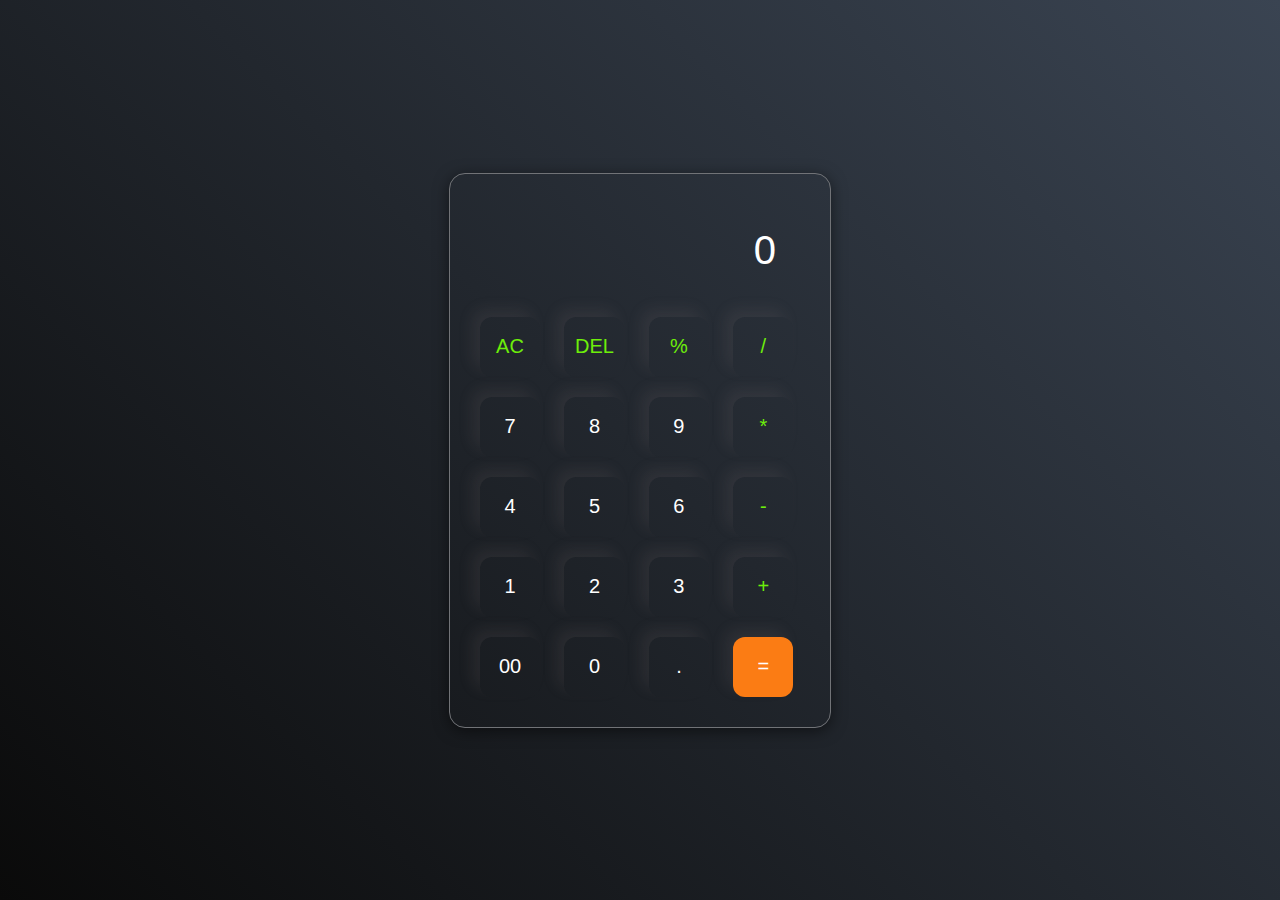
<file: CodSoft/calculator/index.html>
<!DOCTYPE html>
<html lang="en">

<head>
  <meta charset="UTF-8" />
  <meta http-equiv="X-UA-Compatible" content="IE=edge" />
  <meta name="viewport" content="width=device-width, initial-scale=1.0" />
  <link rel="stylesheet" href="style.css" />
  <title>Calculator - By Ujjwal Dhami</title>
</head>

<body>
  <div class="container">
    <div class="calculator">
      <input type="text" id="inputBox" placeholder="0" />
      <div>
        <button class="button operator">AC</button>
        <button class="button operator">DEL</button>
        <button class="button operator">%</button>
        <button class="button operator">/</button>
      </div>
      <div>
        <button class="button">7</button>
        <button class="button">8</button>
        <button class="button">9</button>
        <button class="button operator">*</button>
      </div>
      <div>
        <button class="button">4</button>
        <button class="button">5</button>
        <button class="button">6</button>
        <button class="button operator">-</button>
      </div>
      <div>
        <button class="button">1</button>
        <button class="button">2</button>
        <button class="button">3</button>
        <button class="button operator">+</button>
      </div>

      <div>
        <button class="button">00</button>
        <button class="button">0</button>
        <button class="button">.</button>
        <button class="button equalBtn">=</button>
      </div>
    </div>
  </div>

  <script>
    let input = document.getElementById('inputBox');
    let buttons = document.querySelectorAll('button');

    let string = "";
    let arr = Array.from(buttons);
    arr.forEach(button => {
      button.addEventListener('click', (e) => {
        if (e.target.innerHTML == '=') {
          string = eval(string);
          input.value = string;
        }

        else if (e.target.innerHTML == 'AC') {
          string = "";
          input.value = string;
        }
        else if (e.target.innerHTML == 'DEL') {
          string = string.substring(0, string.length - 1);
          input.value = string;
        }
        else {
          string += e.target.innerHTML;
          input.value = string;
        }

      })
    })
  </script>
</body>

</html>
</file>
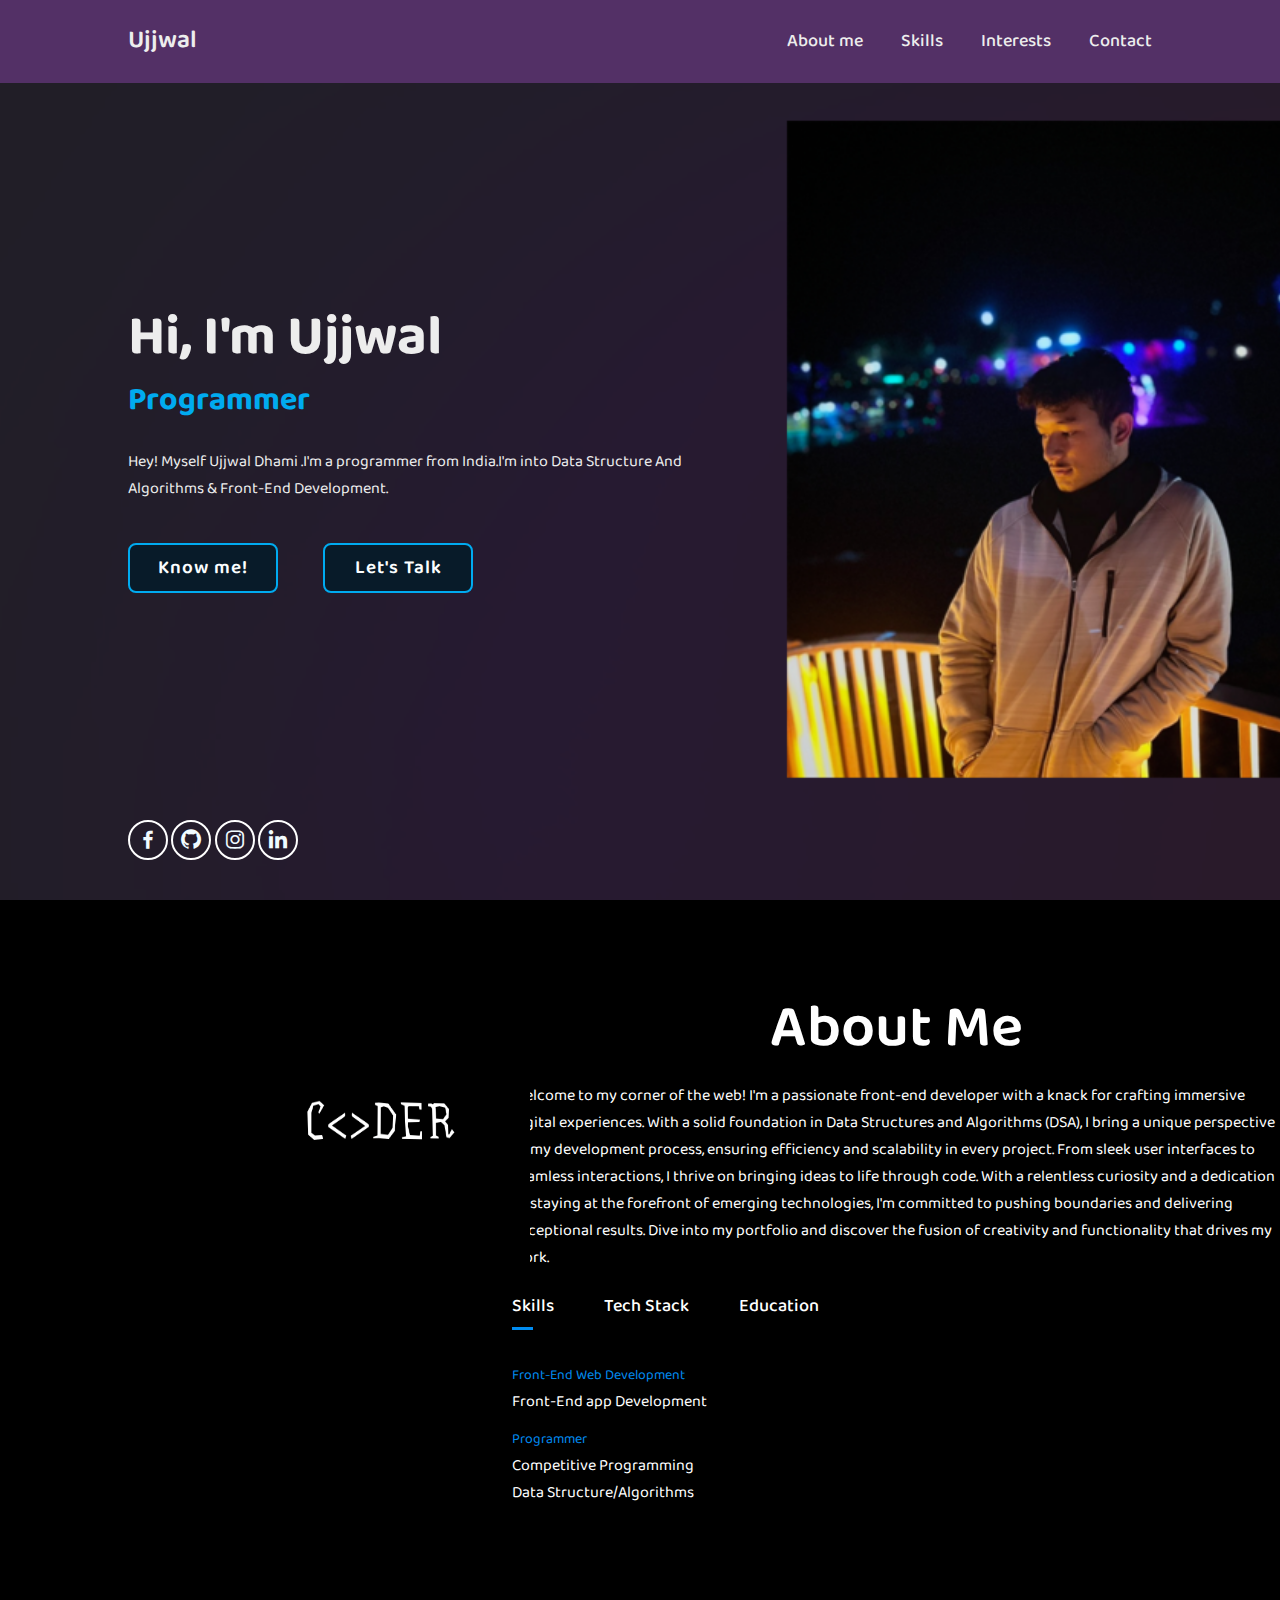
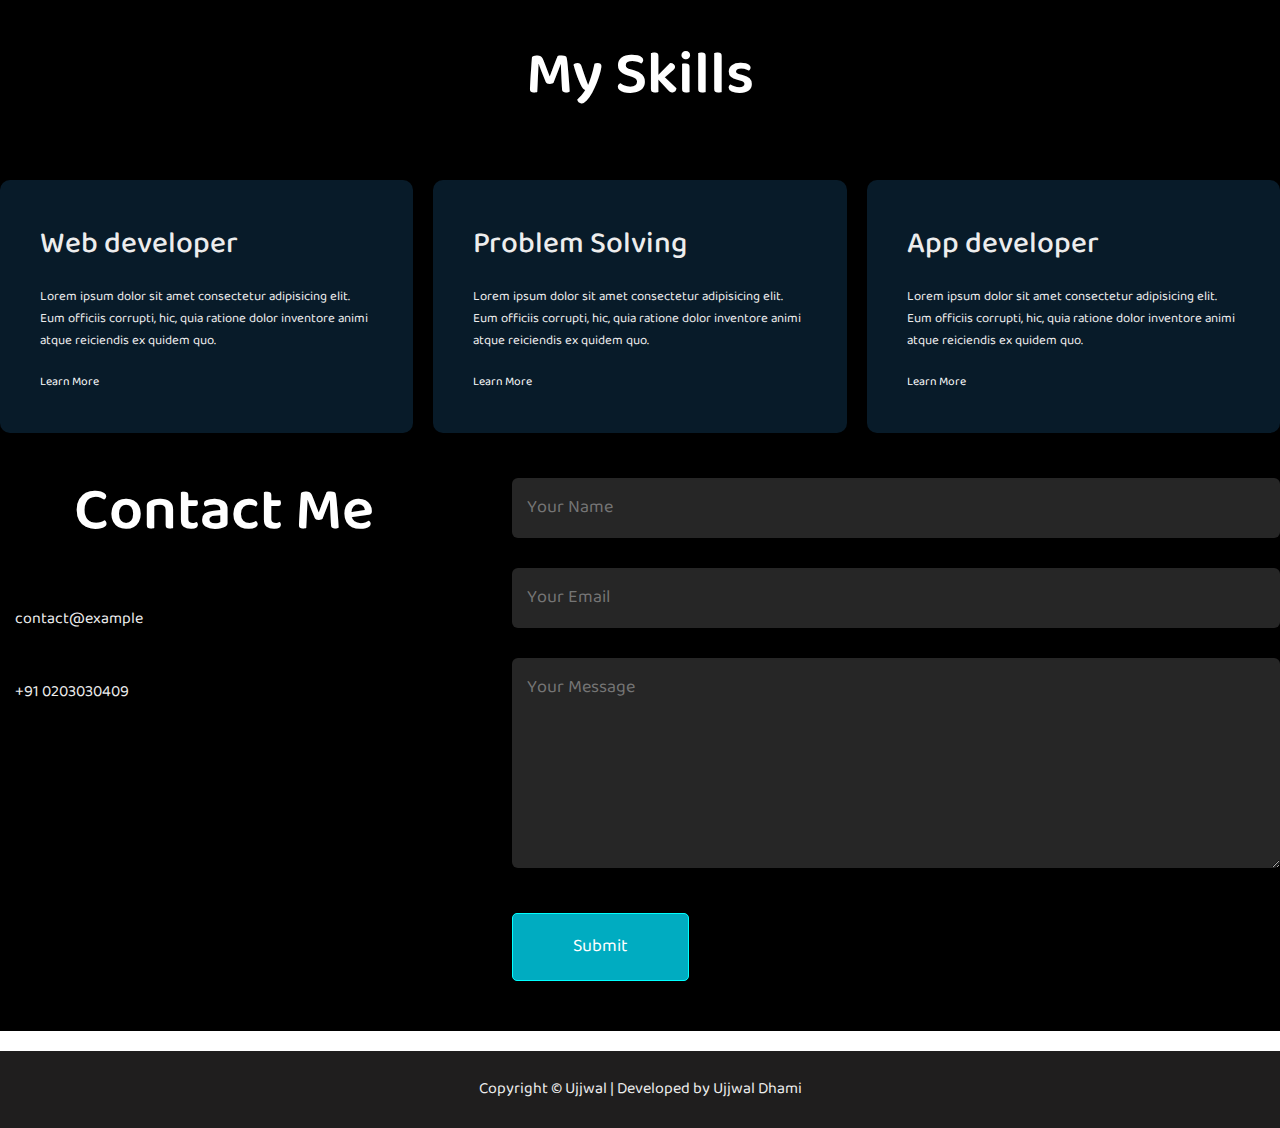
<file: CodSoft/Portfolio/index.html>
<!DOCTYPE html>
<html lang="en">

<head>
    <meta charset="UTF-8">
    <meta name="viewport" content="width=device-width, initial-scale=1.0">
    <title>Portfolio</title>
    <link rel="stylesheet" href="style.css">
    <link href='https://unpkg.com/boxicons@2.1.4/css/boxicons.min.css' rel='stylesheet'>

</head>

<body>
    <header class="header">
        <a href="#" class="logo">Ujjwal</a>

        <nav class="navbar">
            <a href="#home" class="active">Home</a>
            <a href="#about">About me</a>
            <a href="#services">Skills</a>
            <a href="#">Interests</a>
            <a href="#contact">Contact</a>
        </nav>
    </header>

    <section class="home">
        <div class="home-content" id="home">
            <h1>Hi, I'm Ujjwal</h1>
            <h3>Programmer</h3>
            <p>Hey! Myself Ujjwal Dhami .I'm a programmer from India.I'm into Data Structure And Algorithms &
                Front-End Development. </p>
            <div class="btn-box">
                <a href="#">Know me!</a>
                <a href="#">Let's Talk</a>
            </div>
        </div>

        <div class="home-sec">
            <a href="#" target="_blank"><i class='bx bxl-facebook'></i></a>
            <a href="https://github.com/ujjwaldhami" target="_blank"><i class='bx bxl-github'></i></a>
            <a href="https://www.instagram.com/ujjwal_dhami/" target="_blank"><i class='bx bxl-instagram'></i></a>
            <a href="https://www.linkedin.com/in/ujjwal-dhami/" target="_blank"><i
                    class='bx bxl-linkedin'></i></a>
        </div>
    </section>

    <div id="about">
        <div class="container">
            <div class="row">
                <div class="about-col-1">
                    <img class="new" src="assets/about.png" alt="">
                </div>
                <div class="about-col-2">
                    <h1 class="sub-title">About Me</h1>
                    <p>
                        Welcome to my corner of the web! I'm a passionate front-end developer with a knack for crafting
                        immersive digital experiences. With a solid foundation in Data Structures and Algorithms (DSA),
                        I bring a unique perspective to my development process, ensuring efficiency and scalability in
                        every project. From sleek user interfaces to seamless interactions, I thrive on bringing ideas
                        to life through code. With a relentless curiosity and a dedication to staying at the forefront
                        of emerging technologies, I'm committed to pushing boundaries and delivering exceptional
                        results. Dive into my portfolio and discover the fusion of creativity and functionality that
                        drives my work.
                    </p>
                    <div class="tab-titles">
                        <p class="tab-links active-link" onclick="opentab('skills')">Skills</p>
                        <p class="tab-links" onclick="opentab('tech')">Tech Stack</p>
                        <p class="tab-links" onclick="opentab('education')">Education</p>
                    </div>
                    <div class="tab-contents active-tab" id="skills">
                        <ul>
                            <li><span>Front-End Web Development</span><br>Front-End app Development</li>
                            <li><span>Programmer</span><br>Competitive Programming<br>Data Structure/Algorithms</li>
                        </ul>
                    </div>
                    <div class="tab-contents" id="tech">
                        <ul>
                            <li><span>Frameworks</span><br>Bootstrap5<br>Tailwind CSS<br>React</li>
                            <li><span>Designing</span><br>Canva<br>WebFlow</li>
                            <li><span>IDE</span><br>Visual Studio Code</li>

                        </ul>
                    </div>
                    <div class="tab-contents" id="education">
                        <ul>
                            <li><span>2019</span><br>High School Shiksha Bharati Senio Secondary School</li>
                            <li><span>2021</span><br>Intermediate from Inspiration Public School</li>
                            <li><span>2022</span><br>B.Tech from GEHU Bhimtal.</li>
                        </ul>
                    </div>
                </div>
            </div>
        </div>
    </div>

    <div id="services">
        <div class="container">
            <h1 class="sub-title">My Skills</h1>
            <div class="services-list">
                <div>
                    <i class="fa-solid fa-code"></i>
                    <h2>Web developer</h2>
                    <p>Lorem ipsum dolor sit amet consectetur adipisicing elit. Eum officiis corrupti, hic,
                        quia ratione dolor inventore animi atque reiciendis ex quidem quo.
                    </p>
                    <a href="#">Learn More</a>
                </div>
                <div>
                    <i class="fa-solid fa-crop"></i>
                    <h2>Problem Solving</h2>
                    <p>Lorem ipsum dolor sit amet consectetur adipisicing elit. Eum officiis corrupti, hic,
                        quia ratione dolor inventore animi atque reiciendis ex quidem quo.
                    </p>
                    <a href="#">Learn More</a>
                </div>
                <div>
                    <i class="fa-brands fa-app-store"></i>
                    <h2>App developer</h2>
                    <p>Lorem ipsum dolor sit amet consectetur adipisicing elit. Eum officiis corrupti, hic,
                        quia ratione dolor inventore animi atque reiciendis ex quidem quo.
                    </p>
                    <a href="#">Learn More</a>
                </div>
            </div>
        </div>
    </div>

    <div id="contact">
        <div class="container-last">
            <div class="row">
                <div class="contact-left">
                    <h1 class="sub-title">Contact Me</h1>
                    <p><i class="fa-solid fa-paper-plane"></i>contact@example</p>
                    <p><i class="fa-solid fa-square-phone"></i>+91 0203030409</p>
                    <div class="social-icons">
                        <a href=""><i class="fa-brands fa-github"></i></a>
                        <a href=""><i class="fa-brands fa-linkedin"></i></a>
                        <a href=""><i class="fa-brands fa-facebook"></i></a>
                        <a href=""><i class="fa-brands fa-twitter-square"></i></a>
                        <a href=""><i class="fa-brands fa-instagram"></i></a>
                    </div>
                </div>
                <div class="contact-right">
                    <form>
                        <input type="text" name="Name" placeholder="Your Name" required>
                        <input type="email" name="Email" placeholder="Your Email" required>
                        <textarea name="Message" placeholder="Your Message" rows="6"></textarea>
                        <button type="submit" class="btn btn2">Submit</button>
                    </form>
                </div>
            </div>
        </div>
        <div class="footer">
            <p>Copyright &copy; Ujjwal | Developed by Ujjwal Dhami</p>
        </div>
    </div>
    <script>
        var tablinks = document.getElementsByClassName("tab-links");
        var tabcontents = document.getElementsByClassName("tab-contents");

        function opentab(tabname) {
            for (tablink of tablinks) {
                tablink.classList.remove("active-link");
            }

            for (tabcontent of tabcontents) {
                tabcontent.classList.remove("active-tab");
            }

            event.currentTarget.classList.add("active-link");
            document.getElementById(tabname).classList.add("active-tab");

        }
    </script>
    <script>
        var sidemenu = document.getElementById("sidemenu");

        function openmenu() {
            sidemenu.style.right = "0";
        }
        function closemenu() {
            sidemenu.style.right = "-200px";
        }

    </script>
</body>
</body>

</html>
</file>
<file: CodSoft/calculator/style.css>
*{
    margin: 0;
    padding: 0;
    box-sizing: border-box;
    font-family: 'Poppins', sans-serif;
}

body{
    width: 100%;
    height: 100vh;
    display: flex;
    justify-content: center;
    align-items: center;
    background: linear-gradient(45deg, #0a0a0a, #3a4452);
}

.calculator{
    border: 1px solid #717377;
    padding: 20px;
    border-radius: 16px;
    background: transparent;
    box-shadow: 0px 3px 15px rgba(0, 0, 0, 0.5);

}

input{
    width: 320px;
    border: none;
    padding: 24px;
    margin: 10px;
    background: transparent;
    box-shadow: 0px 3px 15px rgbs(84, 84, 84, 0.1);
    font-size: 40px;
    text-align: right;
    cursor: pointer;
    color: #ffffff;
}

input::placeholder{
    color: #ffffff;
}

button{
    border: none;
    width: 60px;
    height: 60px;
    margin: 10px;
    border-radius: 20%;
    background: transparent;
    color: #ffffff;
    font-size: 20px;
    box-shadow: -8px -8px 15px rgba(162, 152, 152, 0.1);
    cursor: pointer;
}

.equalBtn{
    background-color: #fb7c14;
}

.operator{
    color: #6dee0a;
}
</file>
<file: CodSoft/Portfolio/style.css>
/* main css */
@import url('https://fonts.googleapis.com/css2?family=Baloo+Bhaijaan+2:wght@400..800&display=swap');

* {
    margin: 0;
    padding: 0;
    box-sizing: border-box;
    font-family: "Baloo Bhaijaan 2", sans-serif;
}

body {
    /* background: #081b29; */
    color: #ededed;
}

html {
    scroll-behavior: smooth;
}

/* <--------header section--------> */

.header {
    position: fixed;
    top: 0;
    left: 0;
    width: 100%;
    padding: 20px 10%;
    background: transparent;
    display: flex;
    justify-content: space-between;
    align-items: center;
    z-index: 100;
    background-color: #533066;
}

.logo {
    font-size: 25px;
    color: #ededed;
    text-decoration: none;
    font-weight: 600;
}
.navbar a {
    font-size: 18px;
    text-decoration: none;
    color: #ededed;
    font-weight: 500;
    margin-left: 35px;
    transition: .3s;
}

.navbar a:hover,
.navbar a.active {
    color: #533066;
}

/* <--------header section closed--------> */

/* <--------home section--------> */
.home {
    height: 100vh;
    background: url(assets/main.3.png) no-repeat;
    background-size: cover;
    display: flex;
    align-items: center;
    padding: 0 10%;
}

.home-content {
    max-width: 600px;
}

.home-content h1 {
    font-size: 56px;
    font-weight: 700;
    line-height: 1.2;
}

.home-content h3 {
    font-size: 32px;
    font-weight: 700;
    color: #00abf0;
}

.home-content p {
    font-size: 16px;
    margin: 20px 0 40px;

}

.home-content .btn-box {
    display: flex;
    justify-content: space-between;
    width: 345px;
    height: 50px;
}

.btn-box a {
    position: relative;
    display: inline-flex;
    justify-content: center;
    align-items: center;
    width: 150px;
    height: 100%;
    background: #081b29;
    border: 2px solid #00abf0;
    border-radius: 8px;
    font-size: 19px;
    color: #fbfeff;
    text-decoration: none;
    font-weight: 600;
    letter-spacing: 1px;
    z-index: 1;
    overflow: hidden;
}

btn-box a:nth-child(2) {
    background: transparent;
    color: #1f86af;
}

btn-box a:nth-child(2):hover {
    color: #008cf1;
}

btn-box a:nth-child(2)::before {
    background: #081b29;
}

.btn-box a:before {
    content: '';
    position: absolute;
    top: 0;
    left: 0;
    width: 0;
    height: 100%;
    background: #008cf1;
    z-index: -1;
    transition: .5s;
}

.btn-box a:hover::before {
    width: 100%;
}

.home-sec {
    position: absolute;
    bottom: 40px;
    width: 170px;
    display: flex;
    justify-content: space-between;
}

.home-sec a {
    position: relative;
    display: inline-flex;
    justify-content: center;
    align-items: center;
    width: 40px;
    height: 40px;
    background: transparent;
    border: 2px solid #ffffff;
    border-radius: 50%;
    font-size: 24px;
    color: #f1fbff;
    text-decoration: none;
    transition: .5s;
}

.home-sec a:hover {
    cursor: pointer;
    border: 2px solid #008cf1;
    color: #008cf1;
    transform: scale(.9);
}

/* <--------home section closed--------> */

/* <--------aboutsection--------> */

#about {
    padding: 80px 0;
    color: #ffffff;
    background: #000000;
}

.row {
    display: flex;
    justify-content: space-between;
    flex-wrap: wrap;
}

.about-col-1 {
    flex-basis: 35%;
}

.about-col-1 img {
    border-radius: 15px;
    width: 300px;
    height: 400px;
}

.about-col-2 {
    flex-basis: 60%;
}

.sub-title {
    font-size: 60px;
    color: white;
    font-weight: 600;
}

.tab-titles {
    display: flex;
    margin: 20px 0 40px;
}

.tab-links {
    margin-right: 50px;
    font-size: 18px;
    font-weight: 500;
    cursor: pointer;
    position: relative;
}

.tab-links::after {
    content: '';
    width: 0;
    height: 3px;
    background: #008cf1;
    position: absolute;
    left: 0;
    bottom: -8px;
    transition: 0.5s;
}

.tab-links.active-link::after {
    width: 50%;
}

.tab-contents ul li {
    list-style: none;
    margin: 10px 0;
}

.tab-contents ul li span {
    color: #008cf1;
    font-size: 14px;
}

.tab-contents {
    display: none;
}

.tab-contents.active-tab {
    display: block;
}

.new {
    position: absolute;
    left: 230px;
    top: 925px;
}

/* <--------about section closed--------> */

/* <--------skills section--------> */

#services {
    padding: 30px 0;
    background: #000000;
    transition: 1s;
}

.sub-title {
    text-align: center;
}

.sub-title:hover {
    color: #008cf1;
}

.services-list {
    display: grid;
    grid-template-columns: repeat(auto-fit, minmax(250px, 1fr));
    grid-gap: 20px;
    margin-top: 50px;
}

.services-list div {
    background: #081b29;
    padding: 40px;
    font-size: 13px;
    font-weight: 300;
    border-radius: 10px;
    transition: 1s;
}

.services-list div i {
    font-size: 50px;
    margin-bottom: 30px;
    transition: background 0.5s, transform 0.5s;
}

.services-list div h2 {
    font-size: 30px;
    font-weight: 500;
    margin-bottom: 15px;
    transition: 1s;
}

.services-list div h2:hover {
    color: #000000;
}

.services-list div a {
    text-decoration: none;
    color: white;
    font-size: 12px;
    margin-top: 20px;
    display: inline-block;
    transition: 1s;
}

.services-list div a:hover {
    color: #000000;
}

.services-list div:hover {
    background: #00acc1;
    transform: translateY(-10px);
}

/* <--------Skills section closed--------> */

/*-------------contact form------*/
.contact {
    background: #000000;
}

.container-last {
    background: #000000;
}

.contact-left {
    flex-basis: 35%;
}

.contact-right {
    flex-basis: 60%;
    color: white;

}

.contact-right form input {
    flex-basis: 60%;
    color: white;

}
.contact-right form textarea {
    flex-basis: 60%;
    color: white;

}

.contact-left p {
    margin-top: 30px;
}

.contact-left p i {
    color: aqua;
    margin-right: 15px;
    font-size: 25px;
}

.social-icons {
    margin-top: 30px;
}

.social-icons a {
    text-decoration: none;
    font-size: 30px;
    margin-right: 15px;
    color: #ababab;
    display: inline-block;
    transition: transform 0.5s;
}

.social-icons a:hover {
    color: aqua;
    transform: translateY(-5px);
}

.btn {
    display: block;
    margin: 50px auto;
    width: fit-content;
    border: 1px solid aqua;
    padding: 14px 50px;
    border-radius: 5px;
    text-decoration: none;
    color: rgb(255, 255, 255);
}

.btn:hover {
    background: #00acc1;
    transition: background 0.5s;
}

.btn.btn2 {
    display: inline-block;
    background: #00acc1;
}

.contact-right form {
    width: 100%;
}

form input,
form textarea {
    width: 100%;
    border: 0;
    outline: none;
    color: rgb(0, 0, 0);
    background: #262626;
    padding: 15px;
    margin: 15px 0;
    font-size: 18px;
    border-radius: 6px;
}

form .btn2 {
    padding: 18px 60px;
    font-size: 18px;
    margin-top: 20px;
    cursor: pointer;
}

.footer {
    width: 100%;
    text-align: center;
    padding: 25px 0;
    font-weight: 300;
    background: #1f1e1e;
    margin-top: 20px;
}
/*-------------contact form closed------*/
</file>
